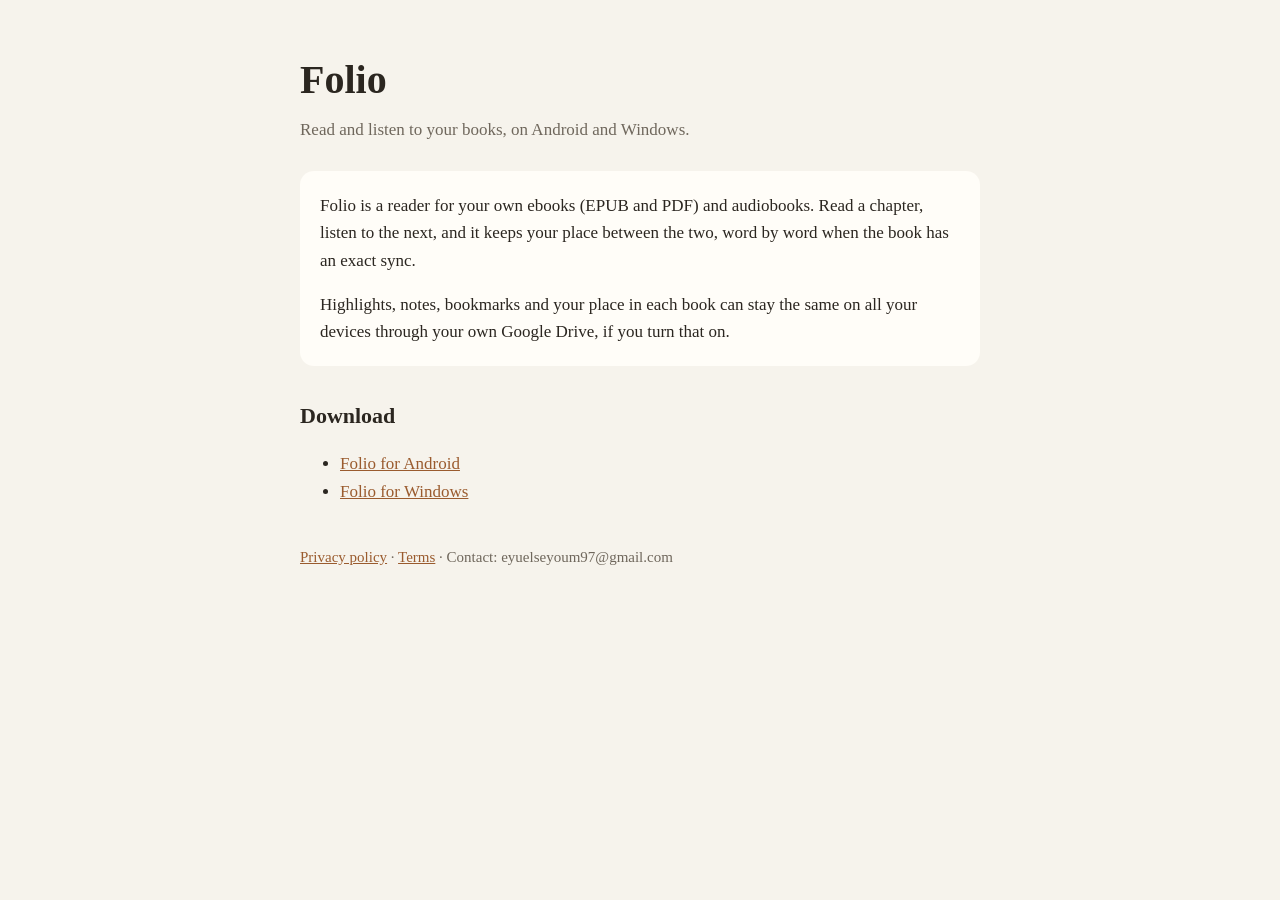
<file: docs/index.html>
<!doctype html><html lang="en"><head><meta charset="utf-8"><meta name="viewport" content="width=device-width,initial-scale=1">
<title>Folio</title><link rel="stylesheet" href="style.css"></head><body><main>
<h1>Folio</h1>
<p class="sub">Read and listen to your books, on Android and Windows.</p>
<div class="card">
<p>Folio is a reader for your own ebooks (EPUB and PDF) and audiobooks. Read a chapter, listen to the next, and it keeps your place between the two, word by word when the book has an exact sync.</p>
<p>Highlights, notes, bookmarks and your place in each book can stay the same on all your devices through your own Google Drive, if you turn that on.</p>
</div>
<h2>Download</h2>
<ul>
<li><a href="https://github.com/eyuelseyoum97/folio-releases/releases/tag/android">Folio for Android</a></li>
<li><a href="https://github.com/eyuelseyoum97/folio-releases/releases/tag/windows">Folio for Windows</a></li>
</ul>
<nav><a href="privacy.html">Privacy policy</a> · <a href="terms.html">Terms</a> · Contact: eyuelseyoum97@gmail.com</nav>
</main></body></html>
</file>
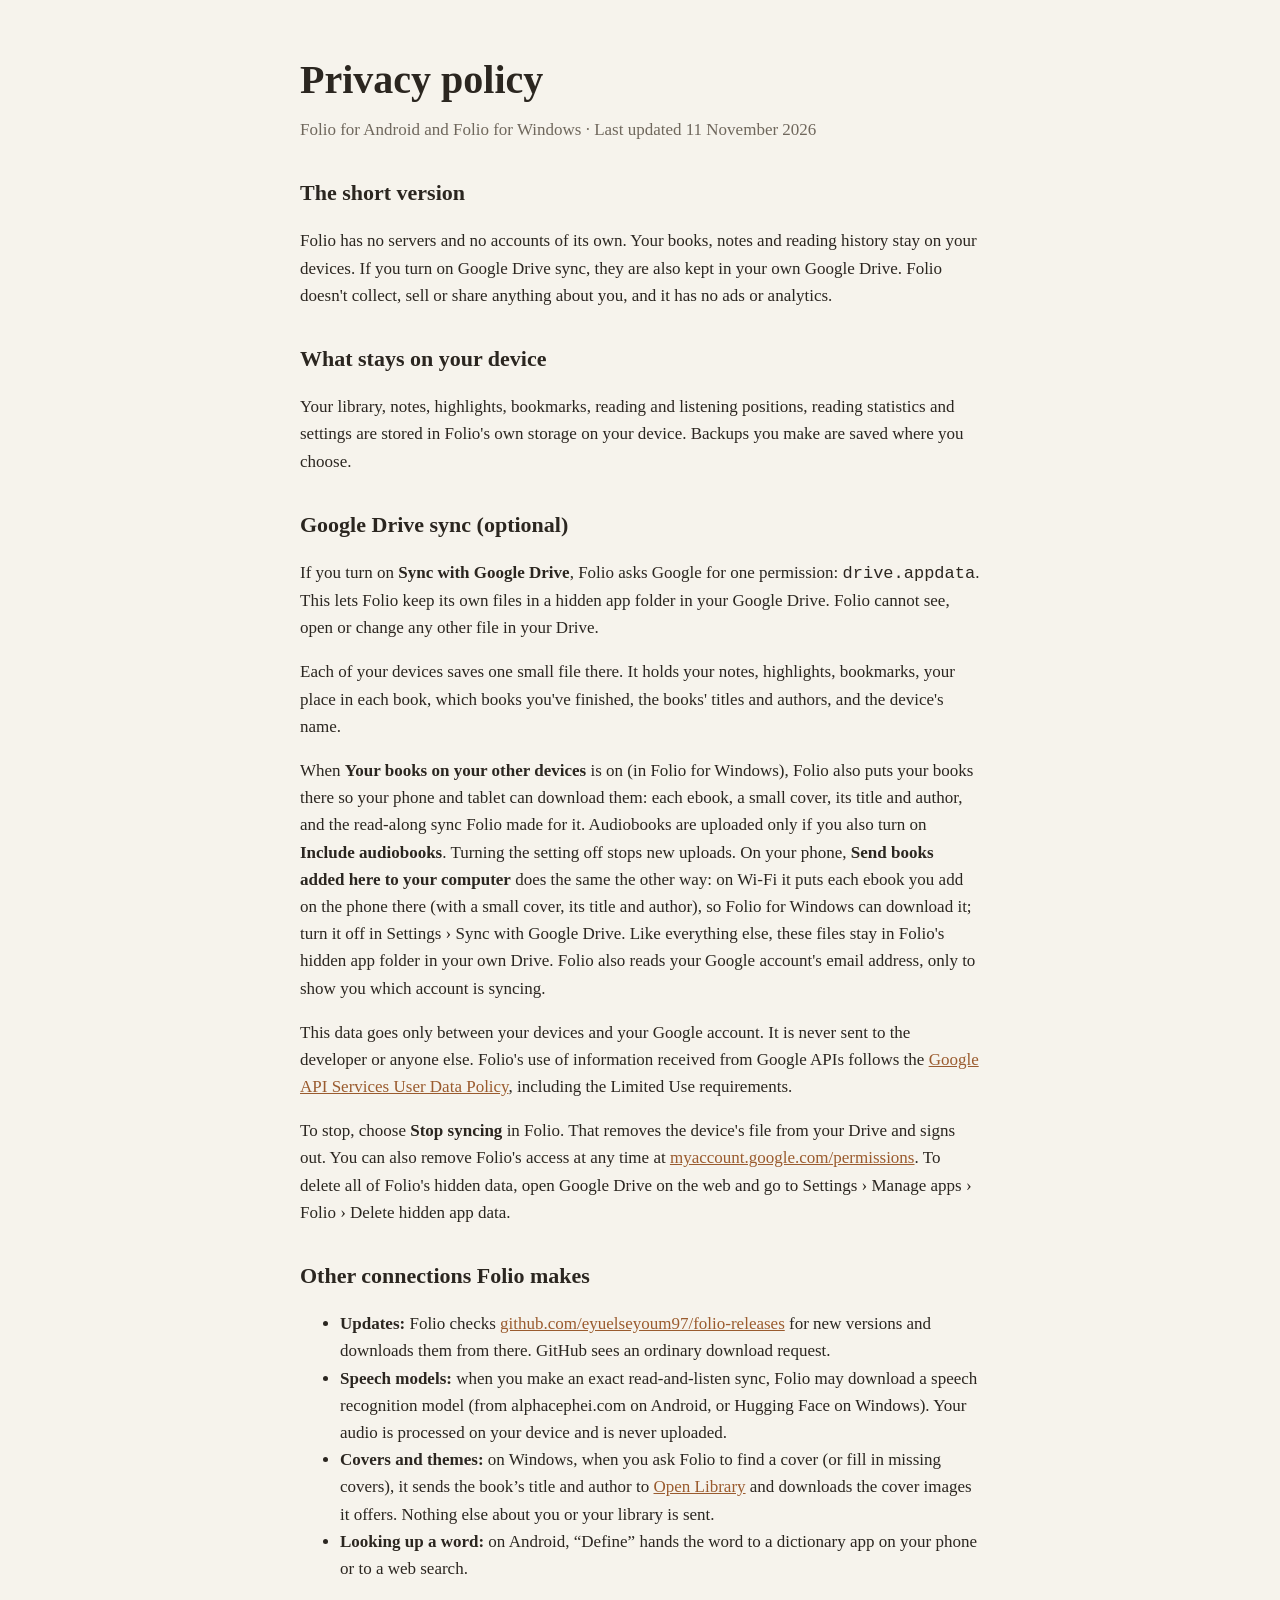
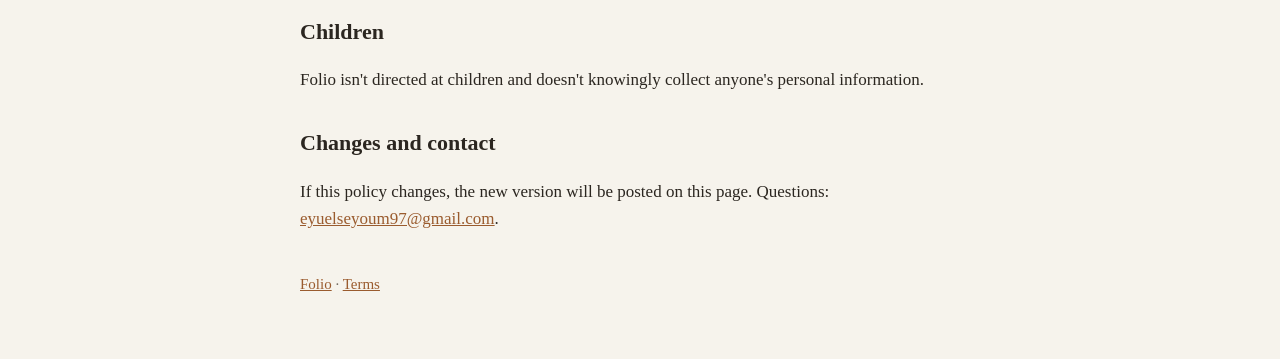
<file: docs/privacy.html>
<!doctype html><html lang="en"><head><meta charset="utf-8"><meta name="viewport" content="width=device-width,initial-scale=1">
<title>Folio privacy policy</title><link rel="stylesheet" href="style.css"></head><body><main>
<h1>Privacy policy</h1>
<p class="sub">Folio for Android and Folio for Windows · Last updated 11 November 2026</p>

<h2>The short version</h2>
<p>Folio has no servers and no accounts of its own. Your books, notes and reading history stay on your devices. If you turn on Google Drive sync, they are also kept in your own Google Drive. Folio doesn't collect, sell or share anything about you, and it has no ads or analytics.</p>

<h2>What stays on your device</h2>
<p>Your library, notes, highlights, bookmarks, reading and listening positions, reading statistics and settings are stored in Folio's own storage on your device. Backups you make are saved where you choose.</p>

<h2>Google Drive sync (optional)</h2>
<p>If you turn on <b>Sync with Google Drive</b>, Folio asks Google for one permission: <code>drive.appdata</code>. This lets Folio keep its own files in a hidden app folder in your Google Drive. Folio cannot see, open or change any other file in your Drive.</p>
<p>Each of your devices saves one small file there. It holds your notes, highlights, bookmarks, your place in each book, which books you've finished, the books' titles and authors, and the device's name.</p>
<p>When <b>Your books on your other devices</b> is on (in Folio for Windows), Folio also puts your books there so your phone and tablet can download them: each ebook, a small cover, its title and author, and the read-along sync Folio made for it. Audiobooks are uploaded only if you also turn on <b>Include audiobooks</b>. Turning the setting off stops new uploads. On your phone, <b>Send books added here to your computer</b> does the same the other way: on Wi-Fi it puts each ebook you add on the phone there (with a small cover, its title and author), so Folio for Windows can download it; turn it off in Settings › Sync with Google Drive. Like everything else, these files stay in Folio's hidden app folder in your own Drive. Folio also reads your Google account's email address, only to show you which account is syncing.</p>
<p>This data goes only between your devices and your Google account. It is never sent to the developer or anyone else. Folio's use of information received from Google APIs follows the <a href="https://developers.google.com/terms/api-services-user-data-policy">Google API Services User Data Policy</a>, including the Limited Use requirements.</p>
<p>To stop, choose <b>Stop syncing</b> in Folio. That removes the device's file from your Drive and signs out. You can also remove Folio's access at any time at <a href="https://myaccount.google.com/permissions">myaccount.google.com/permissions</a>. To delete all of Folio's hidden data, open Google Drive on the web and go to Settings › Manage apps › Folio › Delete hidden app data.</p>

<h2>Other connections Folio makes</h2>
<ul>
<li><b>Updates:</b> Folio checks <a href="https://github.com/eyuelseyoum97/folio-releases">github.com/eyuelseyoum97/folio-releases</a> for new versions and downloads them from there. GitHub sees an ordinary download request.</li>
<li><b>Speech models:</b> when you make an exact read-and-listen sync, Folio may download a speech recognition model (from alphacephei.com on Android, or Hugging Face on Windows). Your audio is processed on your device and is never uploaded.</li>
<li><b>Covers and themes:</b> on Windows, when you ask Folio to find a cover (or fill in missing covers), it sends the book’s title and author to <a href="https://openlibrary.org">Open Library</a> and downloads the cover images it offers. Nothing else about you or your library is sent.</li>
<li><b>Looking up a word:</b> on Android, “Define” hands the word to a dictionary app on your phone or to a web search.</li>
</ul>

<h2>Children</h2>
<p>Folio isn't directed at children and doesn't knowingly collect anyone's personal information.</p>

<h2>Changes and contact</h2>
<p>If this policy changes, the new version will be posted on this page. Questions: <a href="mailto:eyuelseyoum97@gmail.com">eyuelseyoum97@gmail.com</a>.</p>
<nav><a href="index.html">Folio</a> · <a href="terms.html">Terms</a></nav>
</main></body></html>
</file>
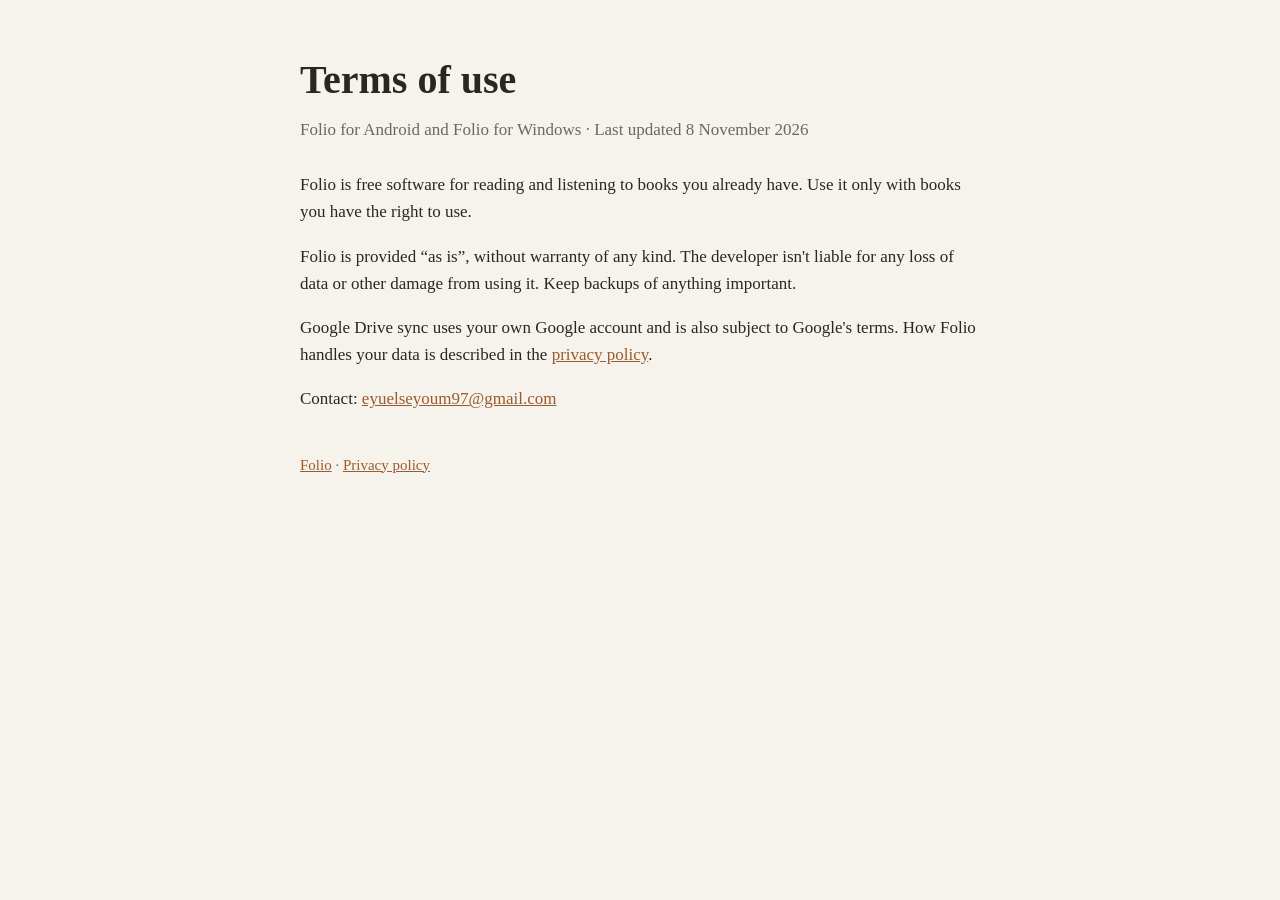
<file: docs/terms.html>
<!doctype html><html lang="en"><head><meta charset="utf-8"><meta name="viewport" content="width=device-width,initial-scale=1">
<title>Folio terms</title><link rel="stylesheet" href="style.css"></head><body><main>
<h1>Terms of use</h1>
<p class="sub">Folio for Android and Folio for Windows · Last updated 8 November 2026</p>
<p>Folio is free software for reading and listening to books you already have. Use it only with books you have the right to use.</p>
<p>Folio is provided “as is”, without warranty of any kind. The developer isn't liable for any loss of data or other damage from using it. Keep backups of anything important.</p>
<p>Google Drive sync uses your own Google account and is also subject to Google's terms. How Folio handles your data is described in the <a href="privacy.html">privacy policy</a>.</p>
<p>Contact: <a href="mailto:eyuelseyoum97@gmail.com">eyuelseyoum97@gmail.com</a></p>
<nav><a href="index.html">Folio</a> · <a href="privacy.html">Privacy policy</a></nav>
</main></body></html>
</file>
<file: docs/style.css>
:root{--bg:#f6f3ec;--fg:#2b2620;--muted:#6f675c;--accent:#9a5b2e;--card:#fffdf8}
@media (prefers-color-scheme:dark){:root{--bg:#1c1a17;--fg:#ece6dc;--muted:#a59c8f;--accent:#e0a36f;--card:#26231f}}
body{margin:0;background:var(--bg);color:var(--fg);font:17px/1.6 Georgia,"Times New Roman",serif}
main{max-width:680px;margin:0 auto;padding:48px 16px 64px}
h1{font-size:40px;margin:0 0 4px}h2{font-size:22px;margin:32px 0 6px}
p,li{color:var(--fg)}.sub{color:var(--muted);margin:0 0 28px}
a{color:var(--accent)}nav{margin-top:40px;font-size:15px;color:var(--muted)}
.card{background:var(--card);border-radius:14px;padding:4px 20px;margin:20px 0}
</file>
